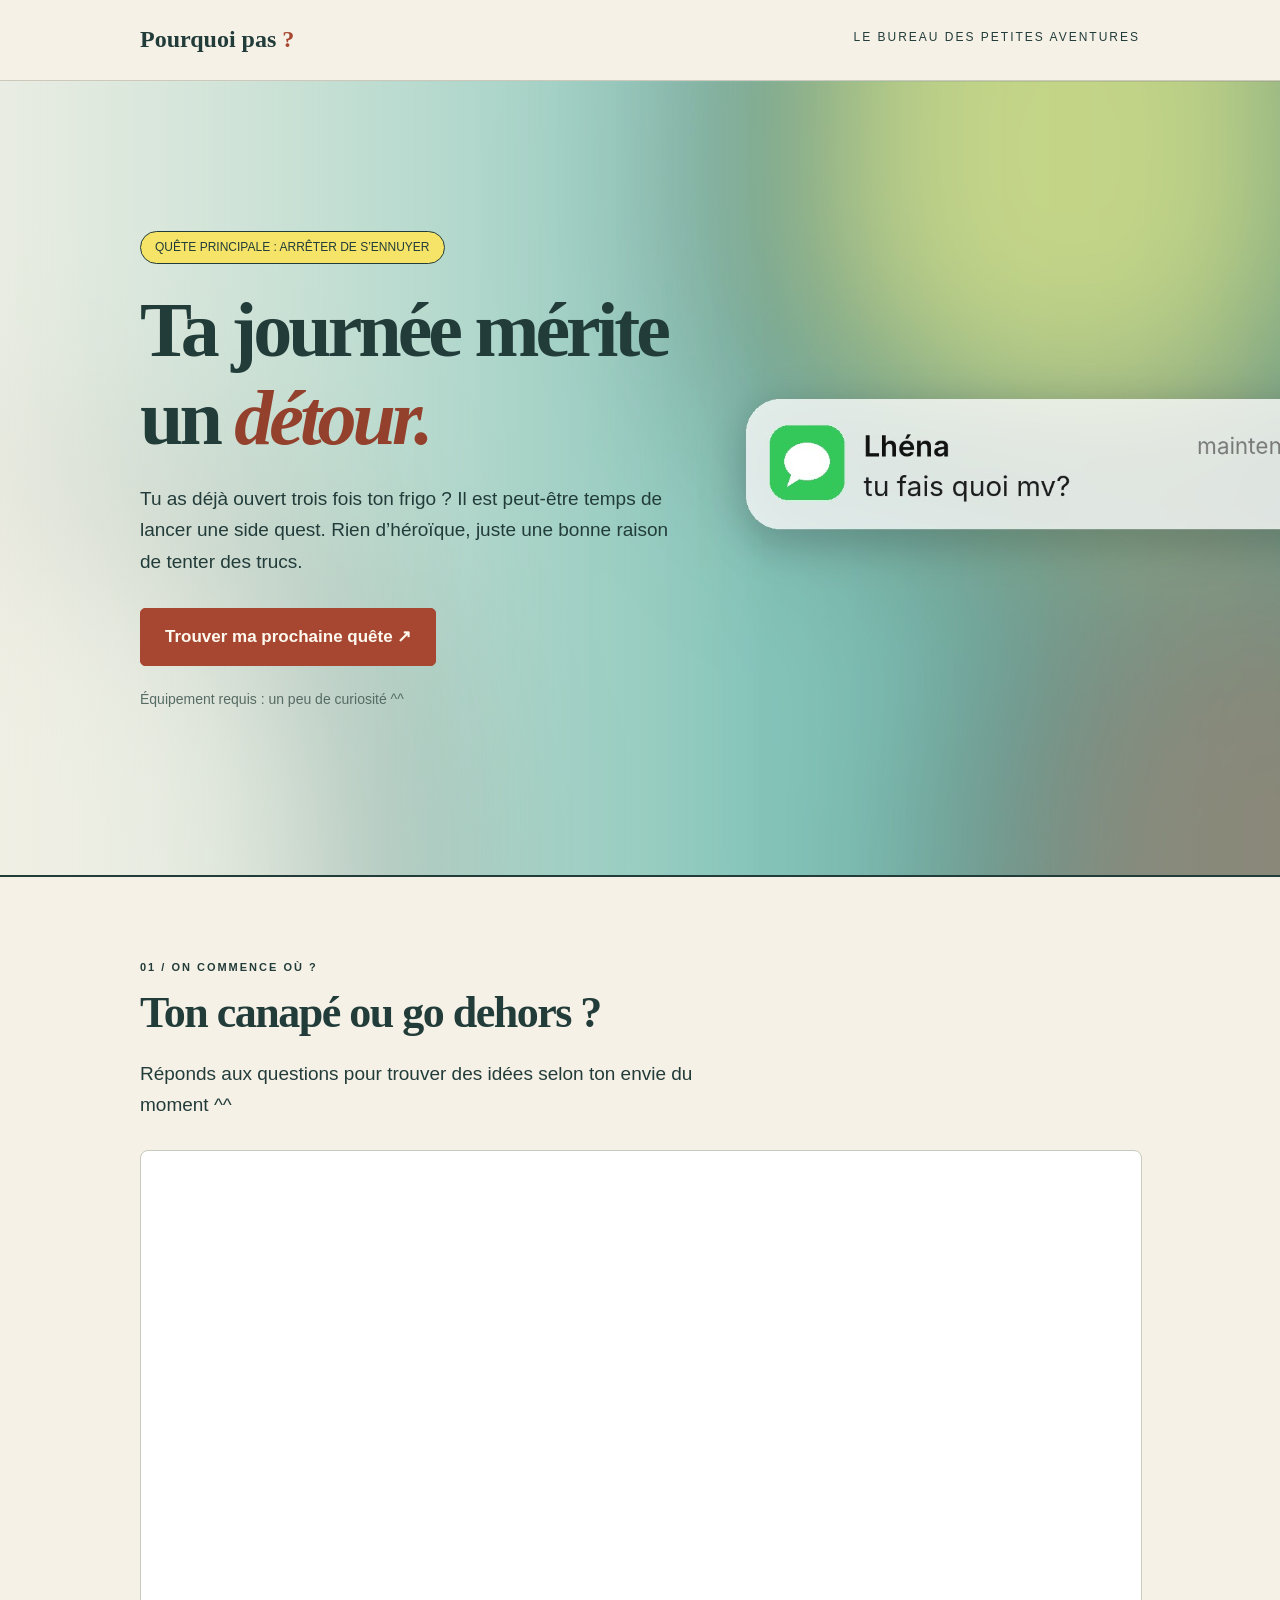
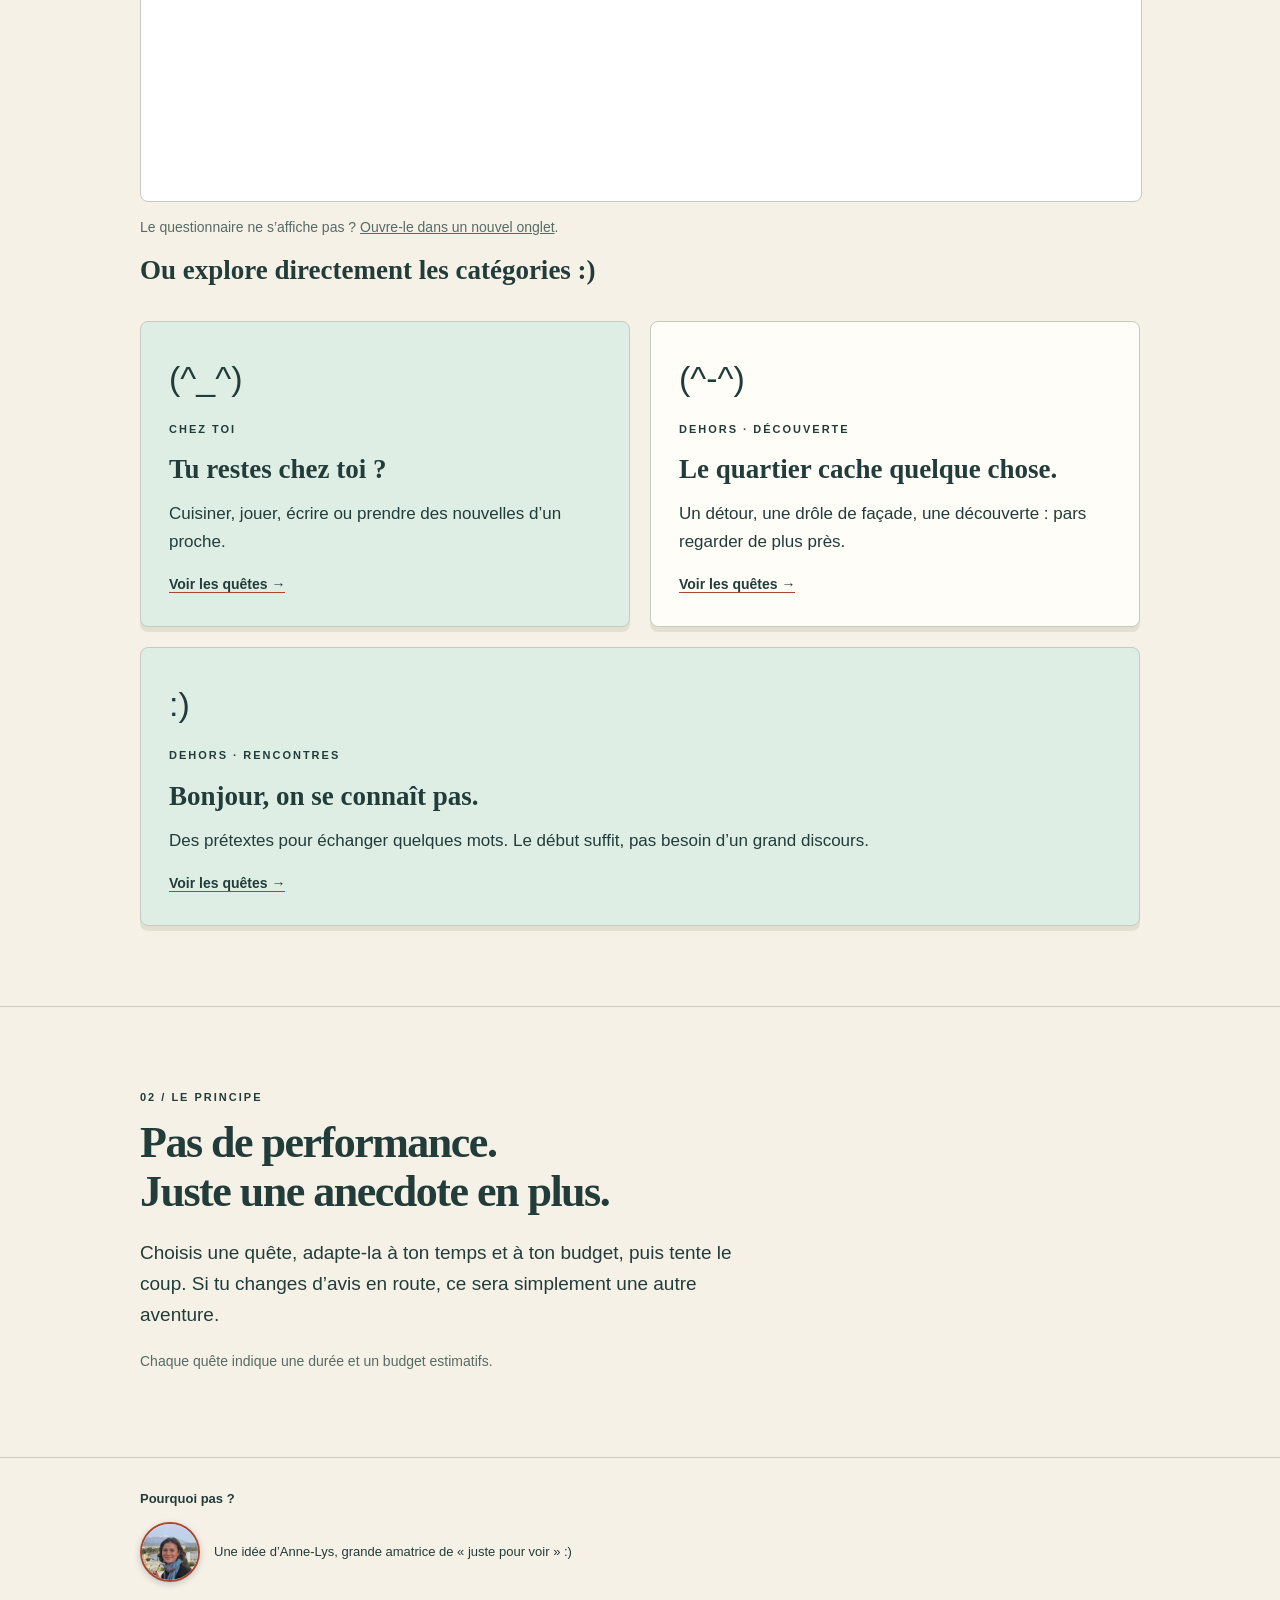
<file: index.html>
<!DOCTYPE html>
<html lang="fr">
  <head>
    <meta charset="utf-8">
    <meta name="viewport" content="width=device-width, initial-scale=1">
    <meta name="description" content="Des side quests pour sortir de l’ennui. Chez toi ou dehors, trouve une petite aventure à tenter aujourd’hui !">
    <title>Pourquoi pas ? Des side quests contre l’ennui</title>
    <link rel="stylesheet" href="css/style.css">
      <link rel="icon" type="image/svg+xml" href="favicon.svg?v=1">
  </head>
  <body>
    <div class="navigation"><div class="container"><a class="brand" href="index.html">Pourquoi pas<span> ?</span></a><span class="nav-note">LE BUREAU DES PETITES AVENTURES</span></div></div>
    <div class="banner">
      <div class="container">
        <span class="stamp">QUÊTE PRINCIPALE : ARRÊTER DE S’ENNUYER</span>
        <h1>Ta journée mérite<br>un <span class="accent"> détour.</span></h1>
        <p class="intro">Tu as déjà ouvert trois fois ton frigo ? Il est peut-être temps de lancer une side quest. Rien d’héroïque, juste une bonne raison de tenter des trucs.</p>
        <a class="button" href="#questionnaire">Trouver ma prochaine quête ↗</a>
        <p class="muted">Équipement requis : un peu de curiosité ^^</p>
      </div>
    </div>
    <div class="section" id="questionnaire">
      <div class="container">
        <p class="eyebrow">01 / ON COMMENCE OÙ ?</p>
        <h2>Ton canapé ou go dehors ?</h2>
        <p class="intro">Réponds aux questions pour trouver des idées selon ton envie du moment ^^</p>
        <iframe class="quest-form" src="https://form.typeform.com/to/t7eIz7rU" title="Trouver une side quest — questionnaire Pourquoi pas ?" loading="lazy"></iframe>
        <p class="muted">Le questionnaire ne s’affiche pas ? <a href="https://form.typeform.com/to/t7eIz7rU" target="_blank" rel="noopener noreferrer">Ouvre-le dans un nouvel onglet</a>.</p>
        <h3>Ou explore directement les catégories :)</h3>
        <div class="cards">
          <div class="card card-turquoise"><p class="icon">(^_^)</p><p class="eyebrow">CHEZ TOI</p><h3>Tu restes chez toi ?</h3><p>Cuisiner, jouer, écrire ou prendre des nouvelles d’un proche.</p><a class="card-link" href="chez-toi.html">Voir les quêtes →</a></div>
          <div class="card"><p class="icon">(^-^)</p><p class="eyebrow">DEHORS · DÉCOUVERTE</p><h3>Le quartier cache quelque chose.</h3><p>Un détour, une drôle de façade, une découverte : pars regarder de plus près.</p><a class="card-link" href="dehors-decouverte.html">Voir les quêtes →</a></div>
          <div class="card card-turquoise"><p class="icon">:)</p><p class="eyebrow">DEHORS · RENCONTRES</p><h3>Bonjour, on se connaît pas.</h3><p>Des prétextes pour échanger quelques mots. Le début suffit, pas besoin d’un grand discours.</p><a class="card-link" href="dehors-rencontres.html">Voir les quêtes →</a></div>
        </div>
      </div>
    </div>
    <div class="section rule"><div class="container"><p class="eyebrow">02 / LE PRINCIPE</p><h2>Pas de performance.<br>Juste une anecdote en plus.</h2><p class="intro">Choisis une quête, adapte-la à ton temps et à ton budget, puis tente le coup. Si tu changes d’avis en route, ce sera simplement une autre aventure.</p><p class="muted">Chaque quête indique une durée et un budget estimatifs.</p></div></div>
    <div class="footer rule"><div class="container"><a href="index.html">Pourquoi pas ?</a><p class="signature"><img class="avatar avatar-large avatar-bordered" src="images/anne-lys.jpg" alt="Anne-Lys"> Une idée d’Anne-Lys, grande amatrice de « juste pour voir » :)</p></div></div>
  </body>
</html>
</file>
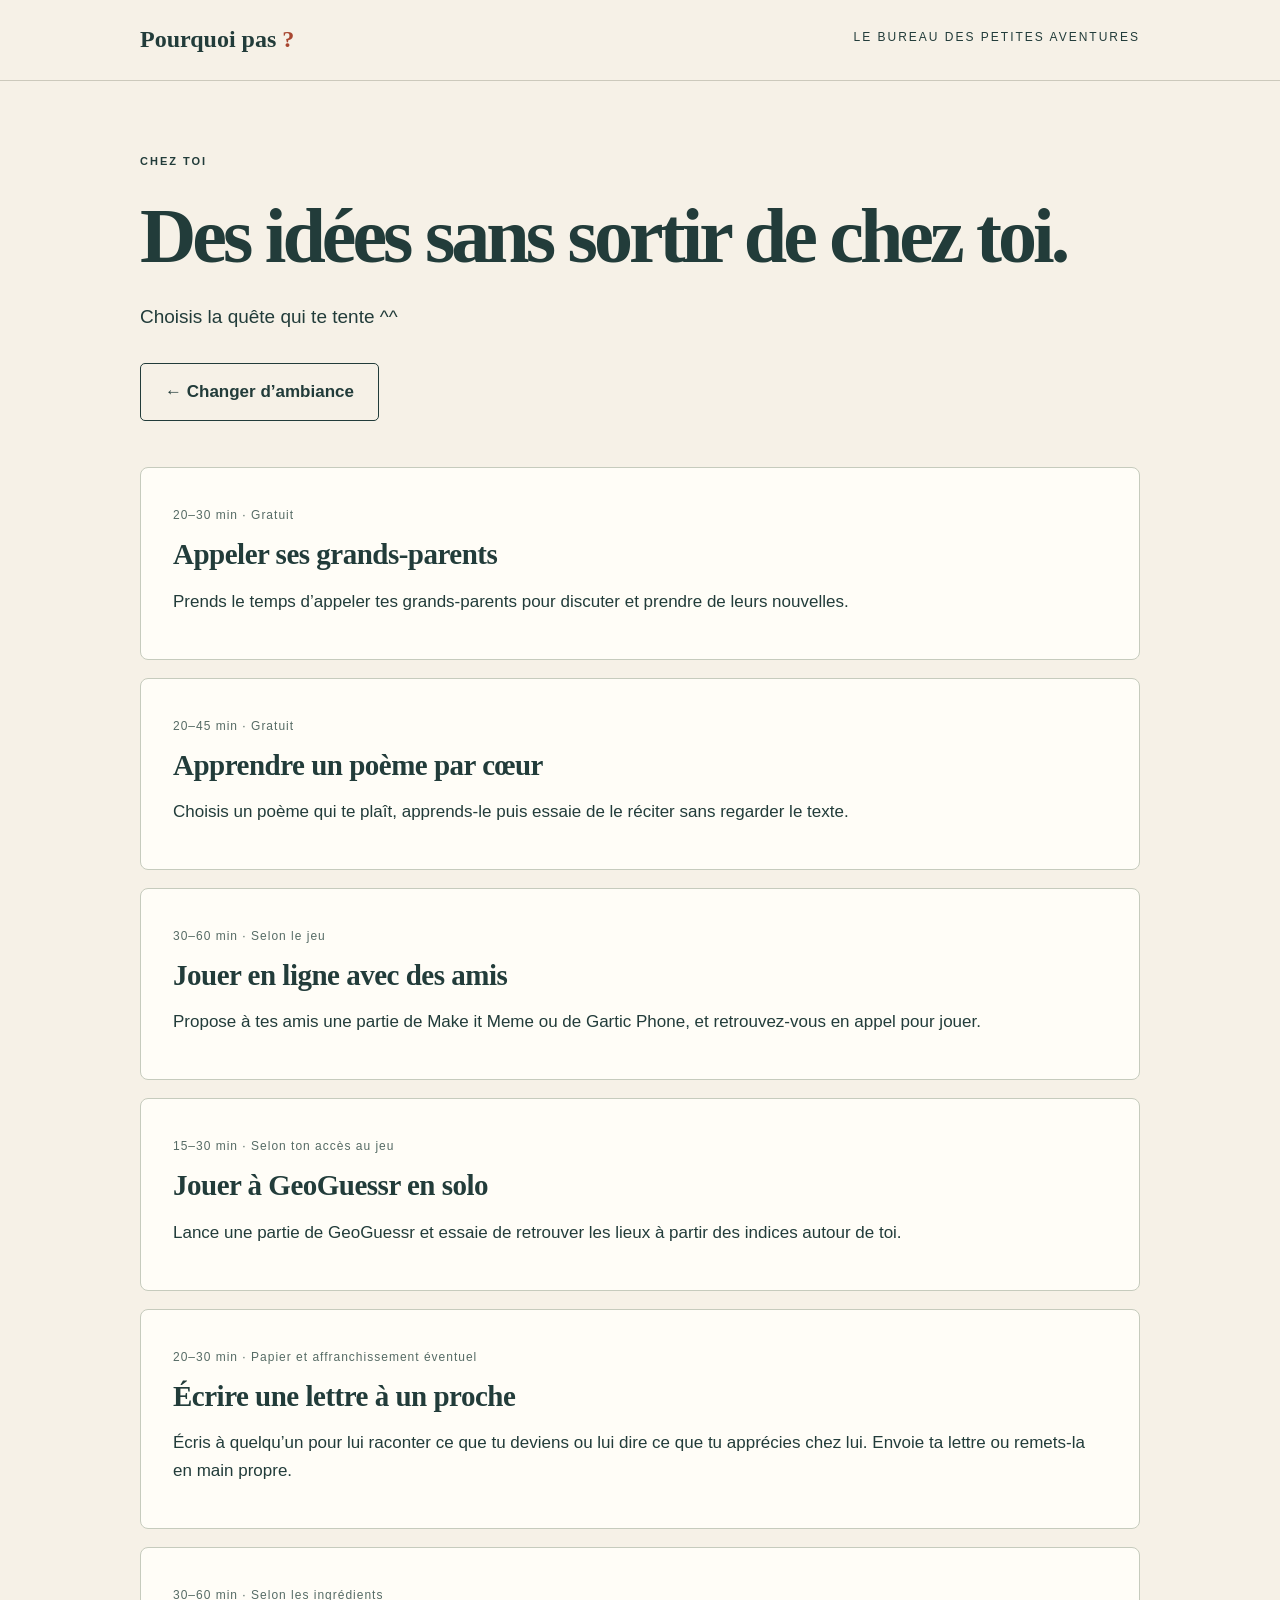
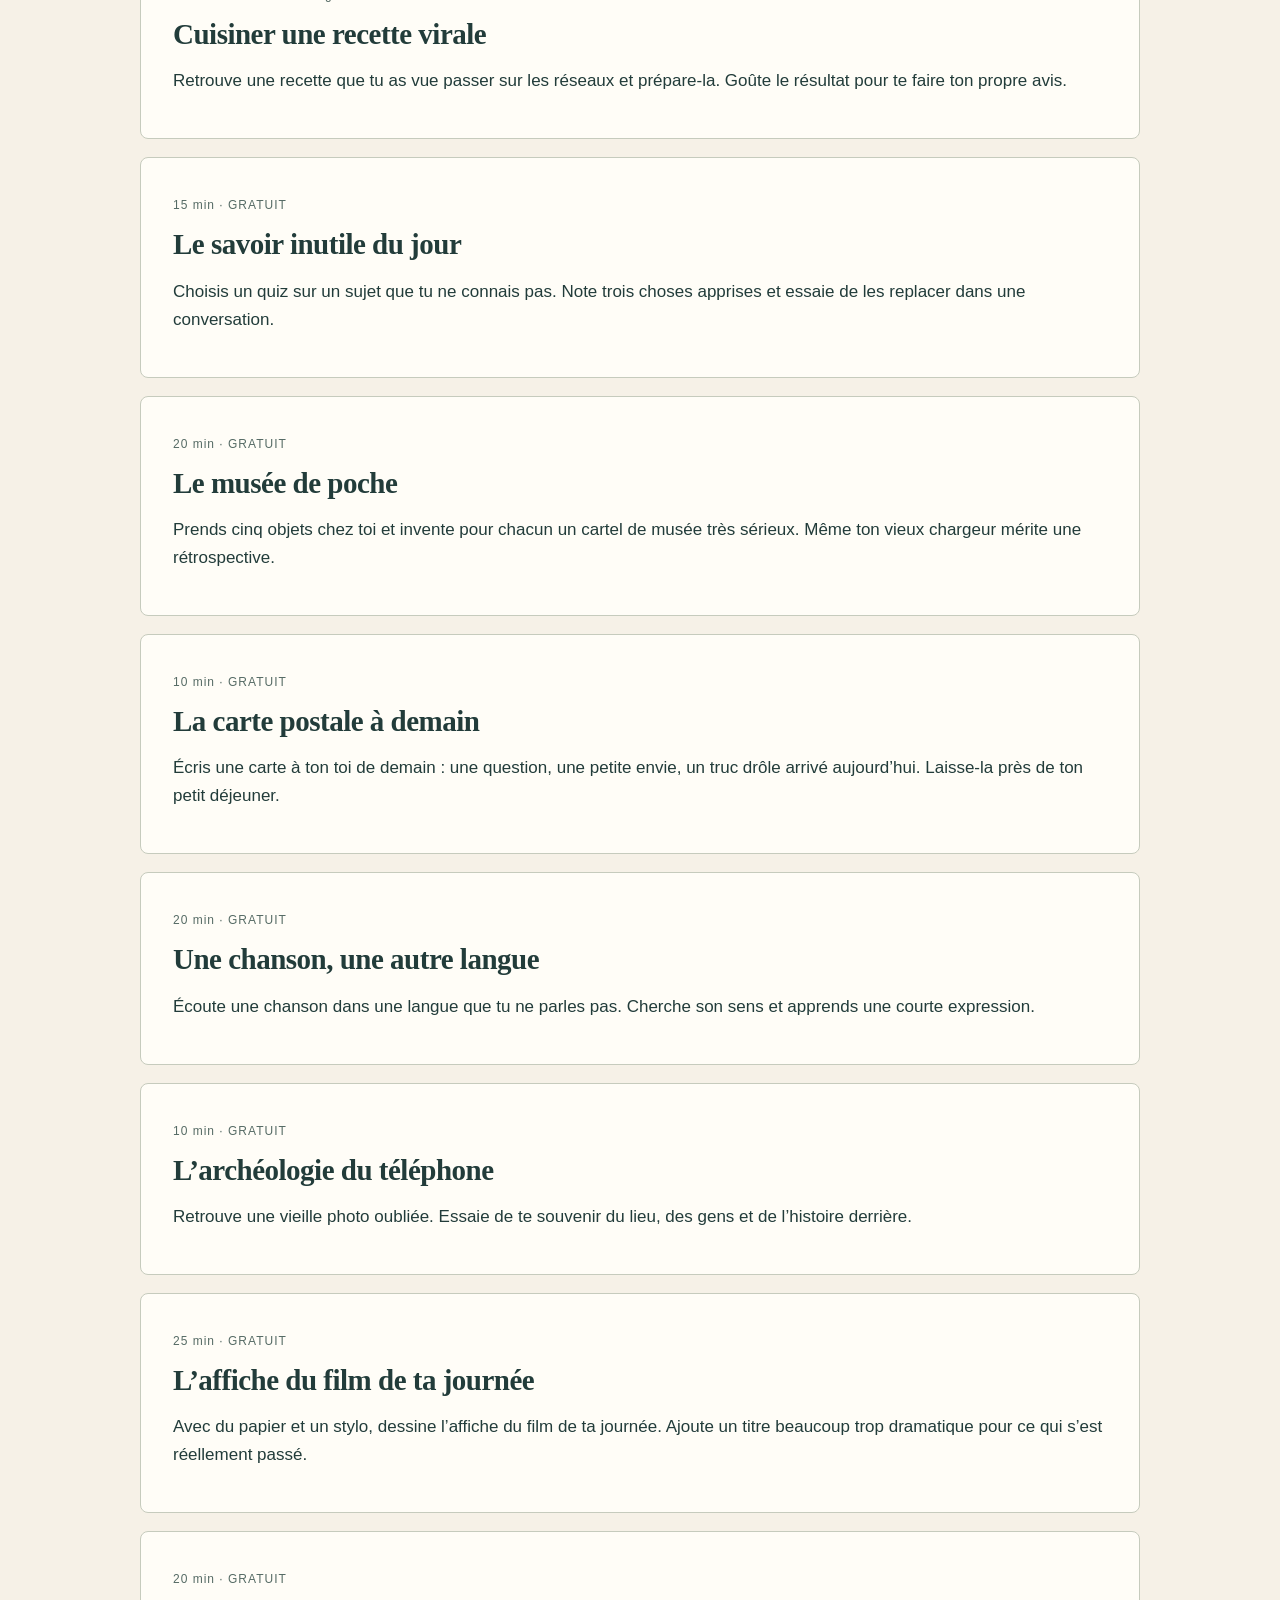
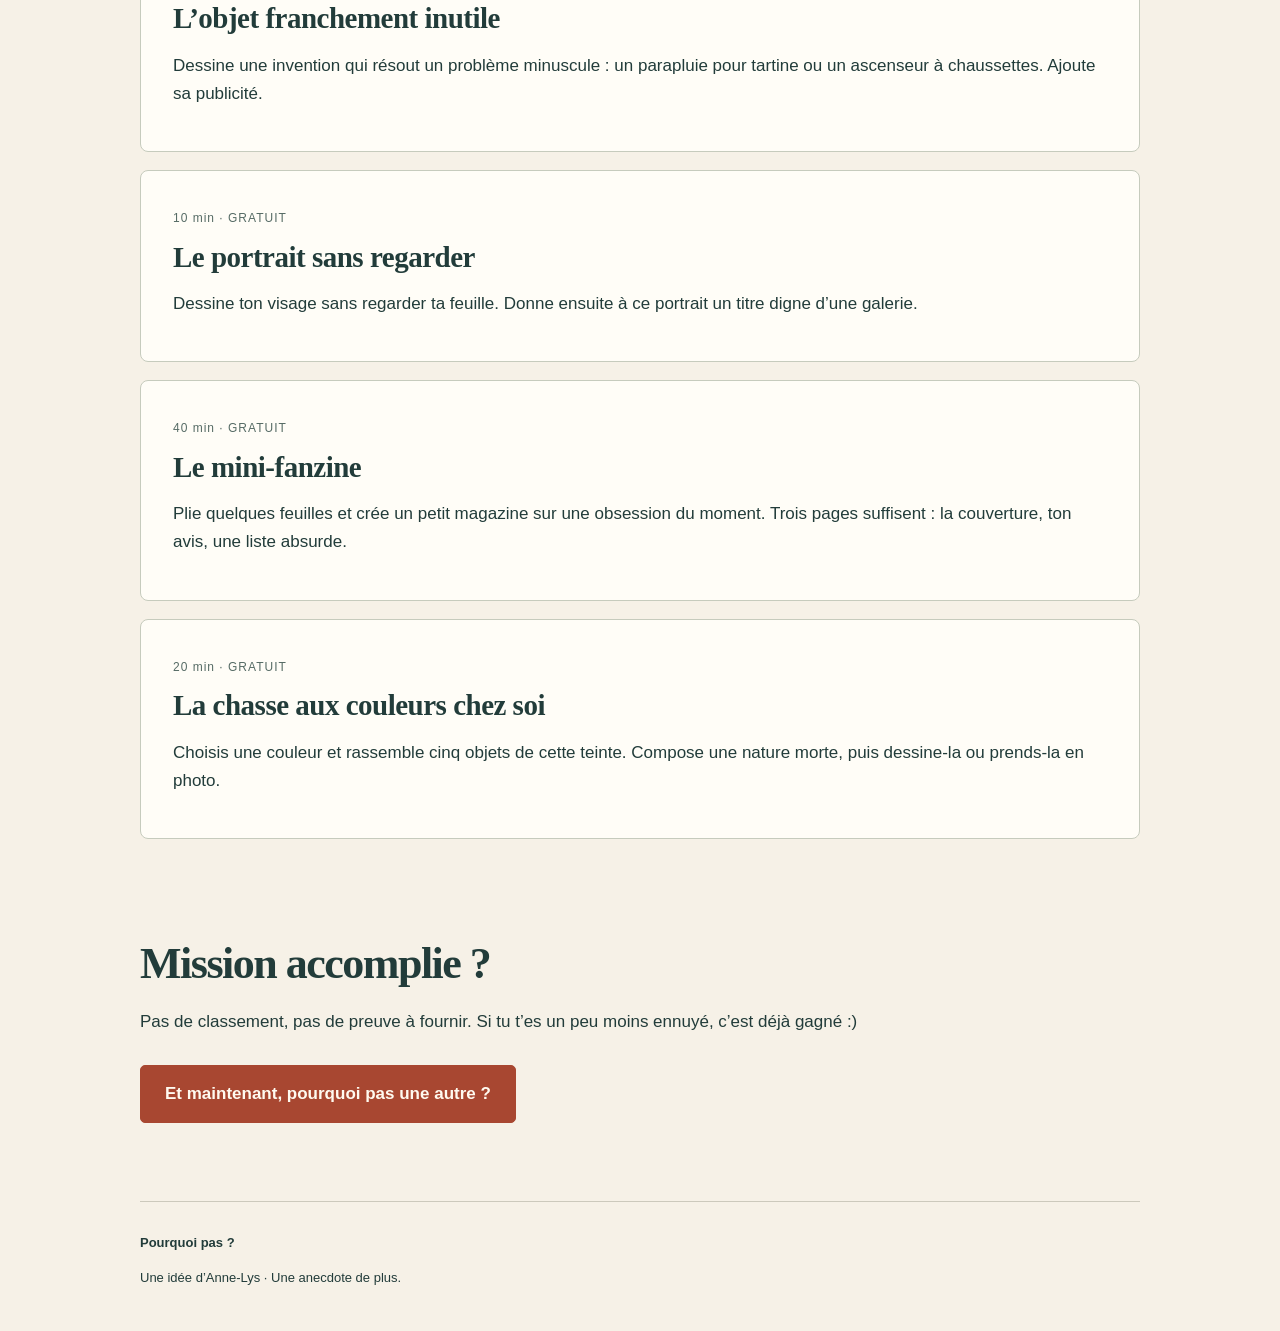
<file: chez-toi-creatif.html>
<!DOCTYPE html>
<html lang="fr">
 <head><meta charset="utf-8"><meta name="viewport" content="width=device-width, initial-scale=1"><title>Chez toi — Pourquoi pas ?</title><link rel="stylesheet" href="css/style.css">    <link rel="icon" type="image/svg+xml" href="favicon.svg?v=1">
  </head>
 <body>
  <div class="navigation"><div class="container"><a class="brand" href="index.html">Pourquoi pas<span> ?</span></a><span class="nav-note">LE BUREAU DES PETITES AVENTURES</span></div></div>
  <div class="container">
   <div class="result-header"><p class="eyebrow">Chez toi</p><h1>Des idées sans sortir de chez toi.</h1><p class="intro">Choisis la quête qui te tente ^^</p><a href="index.html#questionnaire" class="button button-light">← Changer d’ambiance</a></div>
   <ol class="quest-list">
<li class="quest-card"><p class="meta">20–30 min · Gratuit</p><h2>Appeler ses grands-parents</h2><p>Prends le temps d’appeler tes grands-parents pour discuter et prendre de leurs nouvelles.</p></li>
<li class="quest-card"><p class="meta">20–45 min · Gratuit</p><h2>Apprendre un poème par cœur</h2><p>Choisis un poème qui te plaît, apprends-le puis essaie de le réciter sans regarder le texte.</p></li>
<li class="quest-card"><p class="meta">30–60 min · Selon le jeu</p><h2>Jouer en ligne avec des amis</h2><p>Propose à tes amis une partie de Make it Meme ou de Gartic Phone, et retrouvez-vous en appel pour jouer.</p></li>
<li class="quest-card"><p class="meta">15–30 min · Selon ton accès au jeu</p><h2>Jouer à GeoGuessr en solo</h2><p>Lance une partie de GeoGuessr et essaie de retrouver les lieux à partir des indices autour de toi.</p></li>
<li class="quest-card"><p class="meta">20–30 min · Papier et affranchissement éventuel</p><h2>Écrire une lettre à un proche</h2><p>Écris à quelqu’un pour lui raconter ce que tu deviens ou lui dire ce que tu apprécies chez lui. Envoie ta lettre ou remets-la en main propre.</p></li>
<li class="quest-card"><p class="meta">30–60 min · Selon les ingrédients</p><h2>Cuisiner une recette virale</h2><p>Retrouve une recette que tu as vue passer sur les réseaux et prépare-la. Goûte le résultat pour te faire ton propre avis.</p></li>
<li class="quest-card"><p class="meta">15 min · GRATUIT</p><h2>Le savoir inutile du jour</h2><p>Choisis un quiz sur un sujet que tu ne connais pas. Note trois choses apprises et essaie de les replacer dans une conversation.</p></li>
<li class="quest-card"><p class="meta">20 min · GRATUIT</p><h2>Le musée de poche</h2><p>Prends cinq objets chez toi et invente pour chacun un cartel de musée très sérieux. Même ton vieux chargeur mérite une rétrospective.</p></li>
<li class="quest-card"><p class="meta">10 min · GRATUIT</p><h2>La carte postale à demain</h2><p>Écris une carte à ton toi de demain : une question, une petite envie, un truc drôle arrivé aujourd’hui. Laisse-la près de ton petit déjeuner.</p></li>
<li class="quest-card"><p class="meta">20 min · GRATUIT</p><h2>Une chanson, une autre langue</h2><p>Écoute une chanson dans une langue que tu ne parles pas. Cherche son sens et apprends une courte expression.</p></li>
<li class="quest-card"><p class="meta">10 min · GRATUIT</p><h2>L’archéologie du téléphone</h2><p>Retrouve une vieille photo oubliée. Essaie de te souvenir du lieu, des gens et de l’histoire derrière.</p></li>
<li class="quest-card"><p class="meta">25 min · GRATUIT</p><h2>L’affiche du film de ta journée</h2><p>Avec du papier et un stylo, dessine l’affiche du film de ta journée. Ajoute un titre beaucoup trop dramatique pour ce qui s’est réellement passé.</p></li>
<li class="quest-card"><p class="meta">20 min · GRATUIT</p><h2>L’objet franchement inutile</h2><p>Dessine une invention qui résout un problème minuscule : un parapluie pour tartine ou un ascenseur à chaussettes. Ajoute sa publicité.</p></li>
<li class="quest-card"><p class="meta">10 min · GRATUIT</p><h2>Le portrait sans regarder</h2><p>Dessine ton visage sans regarder ta feuille. Donne ensuite à ce portrait un titre digne d’une galerie.</p></li>
<li class="quest-card"><p class="meta">40 min · GRATUIT</p><h2>Le mini-fanzine</h2><p>Plie quelques feuilles et crée un petit magazine sur une obsession du moment. Trois pages suffisent : la couverture, ton avis, une liste absurde.</p></li>
<li class="quest-card"><p class="meta">20 min · GRATUIT</p><h2>La chasse aux couleurs chez soi</h2><p>Choisis une couleur et rassemble cinq objets de cette teinte. Compose une nature morte, puis dessine-la ou prends-la en photo.</p></li>
   </ol>
   <div class="section"><h2>Mission accomplie ?</h2><p>Pas de classement, pas de preuve à fournir. Si tu t’es un peu moins ennuyé, c’est déjà gagné :)</p><a class="button" href="index.html#questionnaire">Et maintenant, pourquoi pas une autre ?</a></div>
   <div class="footer rule"><a href="index.html">Pourquoi pas ?</a><p>Une idée d’Anne-Lys · Une anecdote de plus.</p></div>
  </div>
 </body>
</html>
</file>
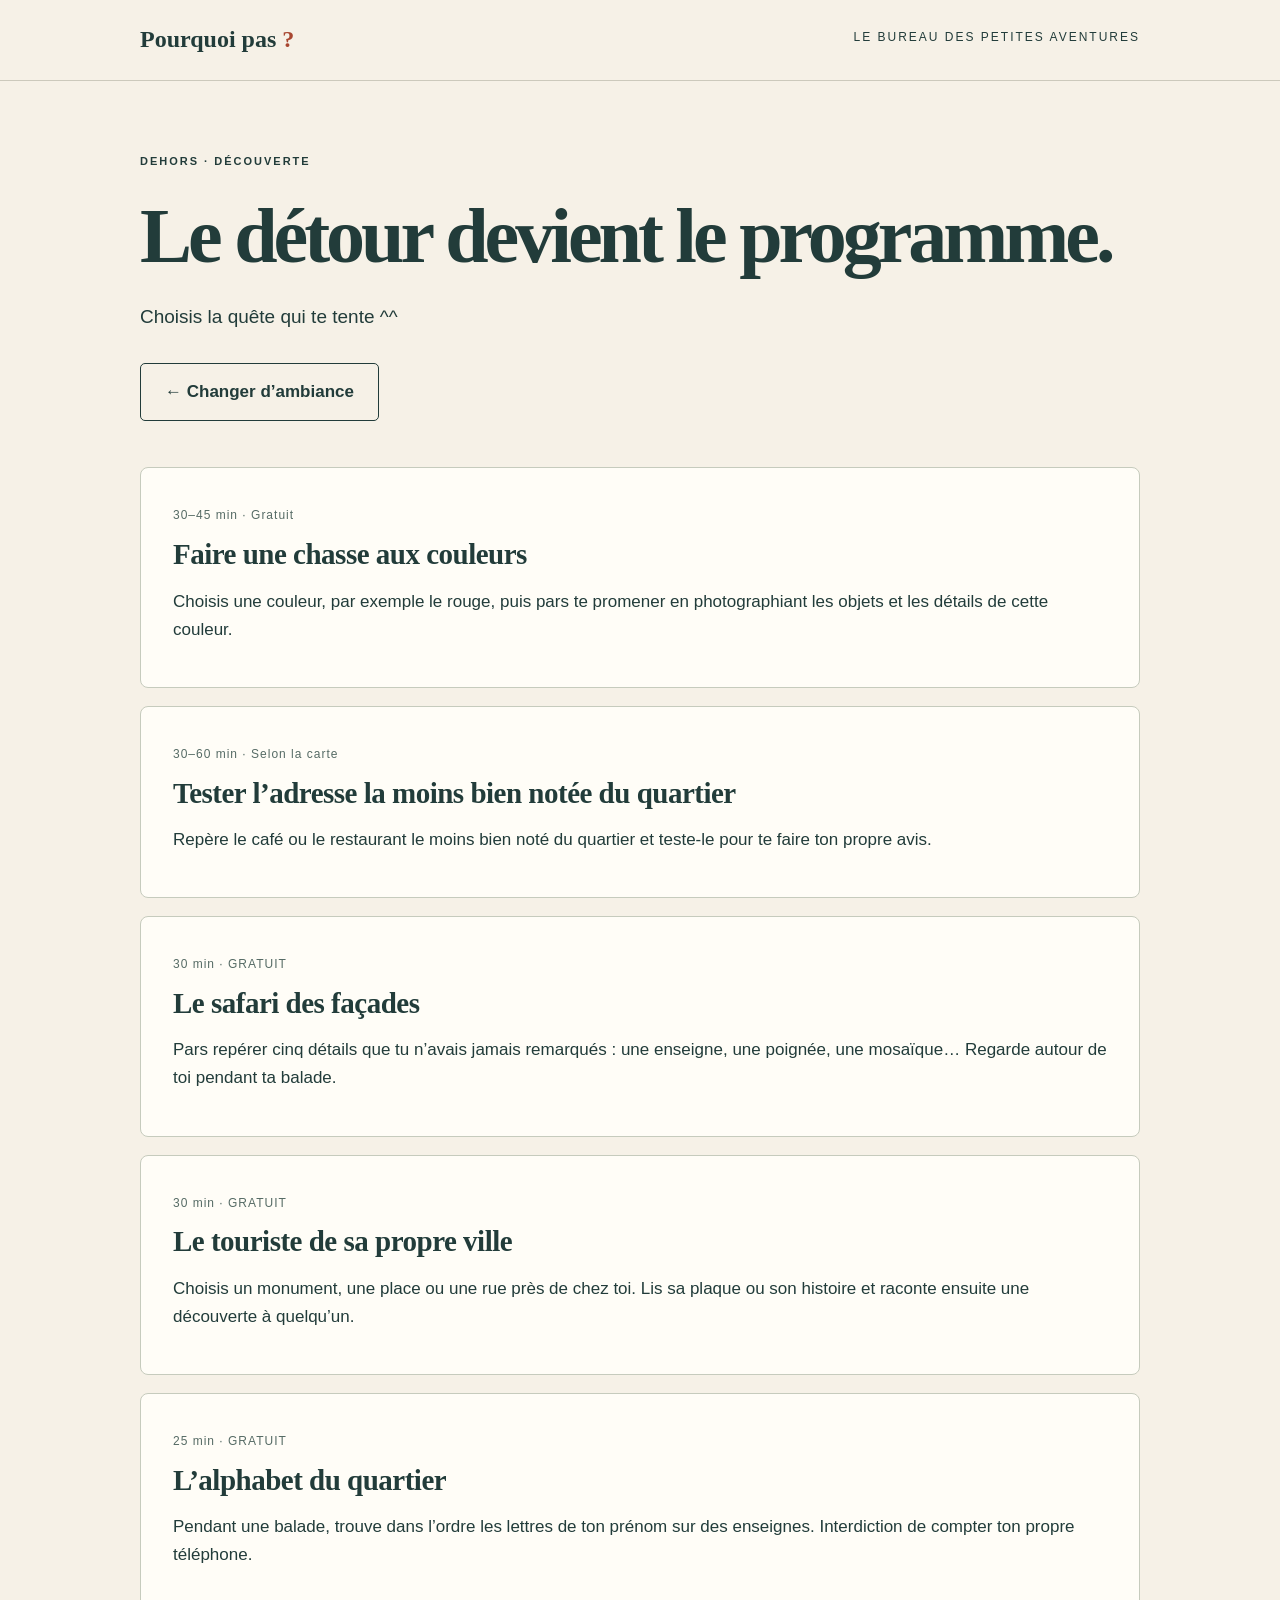
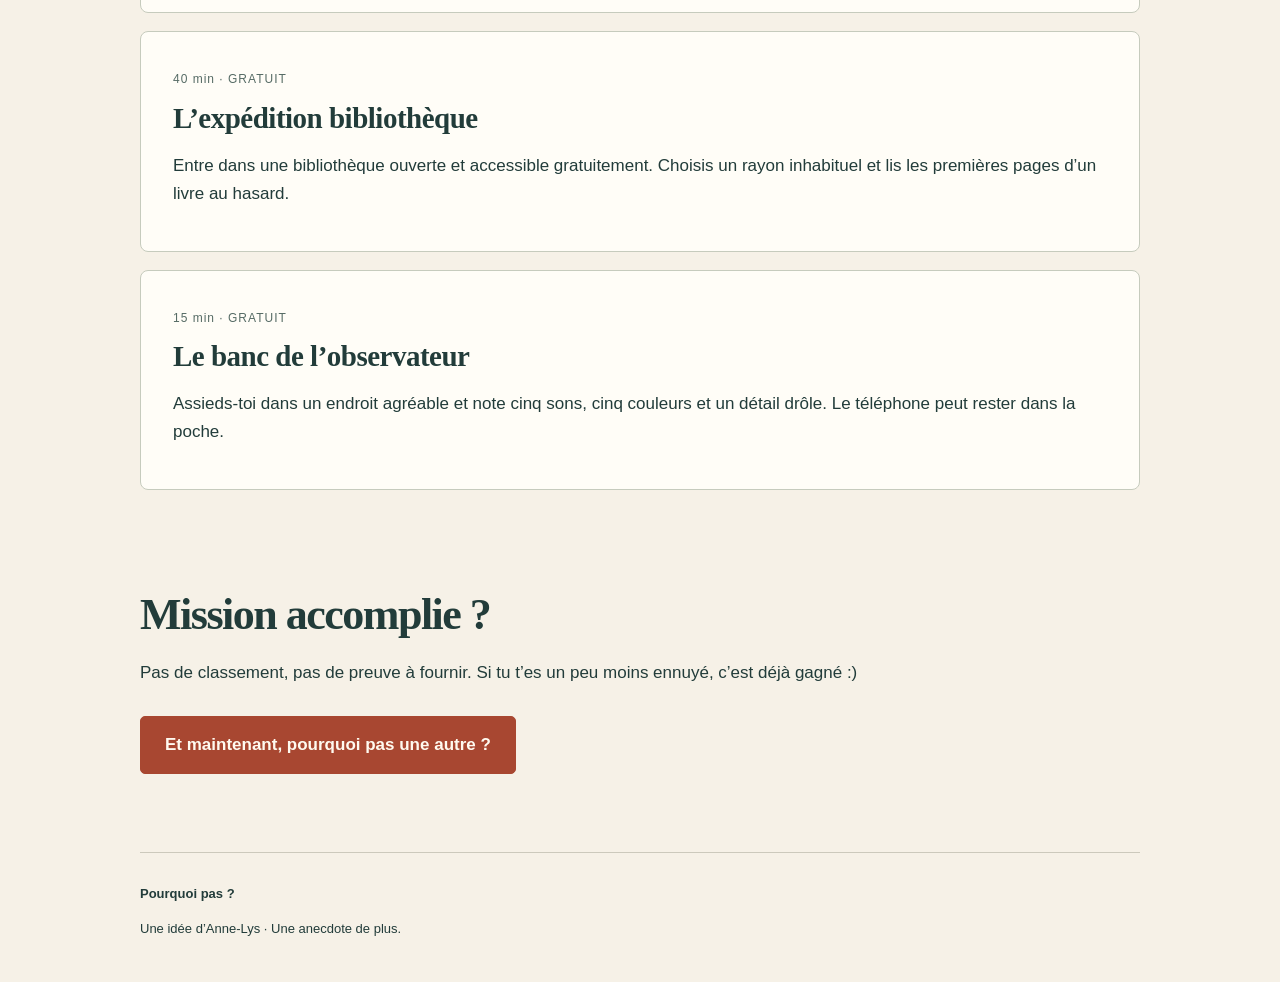
<file: dehors-decouverte.html>
<!DOCTYPE html>
<html lang="fr">
 <head><meta charset="utf-8"><meta name="viewport" content="width=device-width, initial-scale=1"><title>Dehors · découverte — Pourquoi pas ?</title><link rel="stylesheet" href="css/style.css">    <link rel="icon" type="image/svg+xml" href="favicon.svg?v=1">
  </head>
 <body>
  <div class="navigation"><div class="container"><a class="brand" href="index.html">Pourquoi pas<span> ?</span></a><span class="nav-note">LE BUREAU DES PETITES AVENTURES</span></div></div>
  <div class="container">
   <div class="result-header"><p class="eyebrow">Dehors · découverte</p><h1>Le détour devient le programme.</h1><p class="intro">Choisis la quête qui te tente ^^</p><a href="index.html#questionnaire" class="button button-light">← Changer d’ambiance</a></div>
   <ol class="quest-list">
<li class="quest-card"><p class="meta">30–45 min · Gratuit</p><h2>Faire une chasse aux couleurs</h2><p>Choisis une couleur, par exemple le rouge, puis pars te promener en photographiant les objets et les détails de cette couleur.</p></li>
<li class="quest-card"><p class="meta">30–60 min · Selon la carte</p><h2>Tester l’adresse la moins bien notée du quartier</h2><p>Repère le café ou le restaurant le moins bien noté du quartier et teste-le pour te faire ton propre avis.</p></li>
<li class="quest-card"><p class="meta">30 min · GRATUIT</p><h2>Le safari des façades</h2><p>Pars repérer cinq détails que tu n’avais jamais remarqués : une enseigne, une poignée, une mosaïque… Regarde autour de toi pendant ta balade.</p></li>
<li class="quest-card"><p class="meta">30 min · GRATUIT</p><h2>Le touriste de sa propre ville</h2><p>Choisis un monument, une place ou une rue près de chez toi. Lis sa plaque ou son histoire et raconte ensuite une découverte à quelqu’un.</p></li>
<li class="quest-card"><p class="meta">25 min · GRATUIT</p><h2>L’alphabet du quartier</h2><p>Pendant une balade, trouve dans l’ordre les lettres de ton prénom sur des enseignes. Interdiction de compter ton propre téléphone.</p></li>
<li class="quest-card"><p class="meta">40 min · GRATUIT</p><h2>L’expédition bibliothèque</h2><p>Entre dans une bibliothèque ouverte et accessible gratuitement. Choisis un rayon inhabituel et lis les premières pages d’un livre au hasard.</p></li>
<li class="quest-card"><p class="meta">15 min · GRATUIT</p><h2>Le banc de l’observateur</h2><p>Assieds-toi dans un endroit agréable et note cinq sons, cinq couleurs et un détail drôle. Le téléphone peut rester dans la poche.</p></li>
   </ol>
   <div class="section"><h2>Mission accomplie ?</h2><p>Pas de classement, pas de preuve à fournir. Si tu t’es un peu moins ennuyé, c’est déjà gagné :)</p><a class="button" href="index.html#questionnaire">Et maintenant, pourquoi pas une autre ?</a></div>
   <div class="footer rule"><a href="index.html">Pourquoi pas ?</a><p>Une idée d’Anne-Lys · Une anecdote de plus.</p></div>
  </div>
 </body>
</html>
</file>
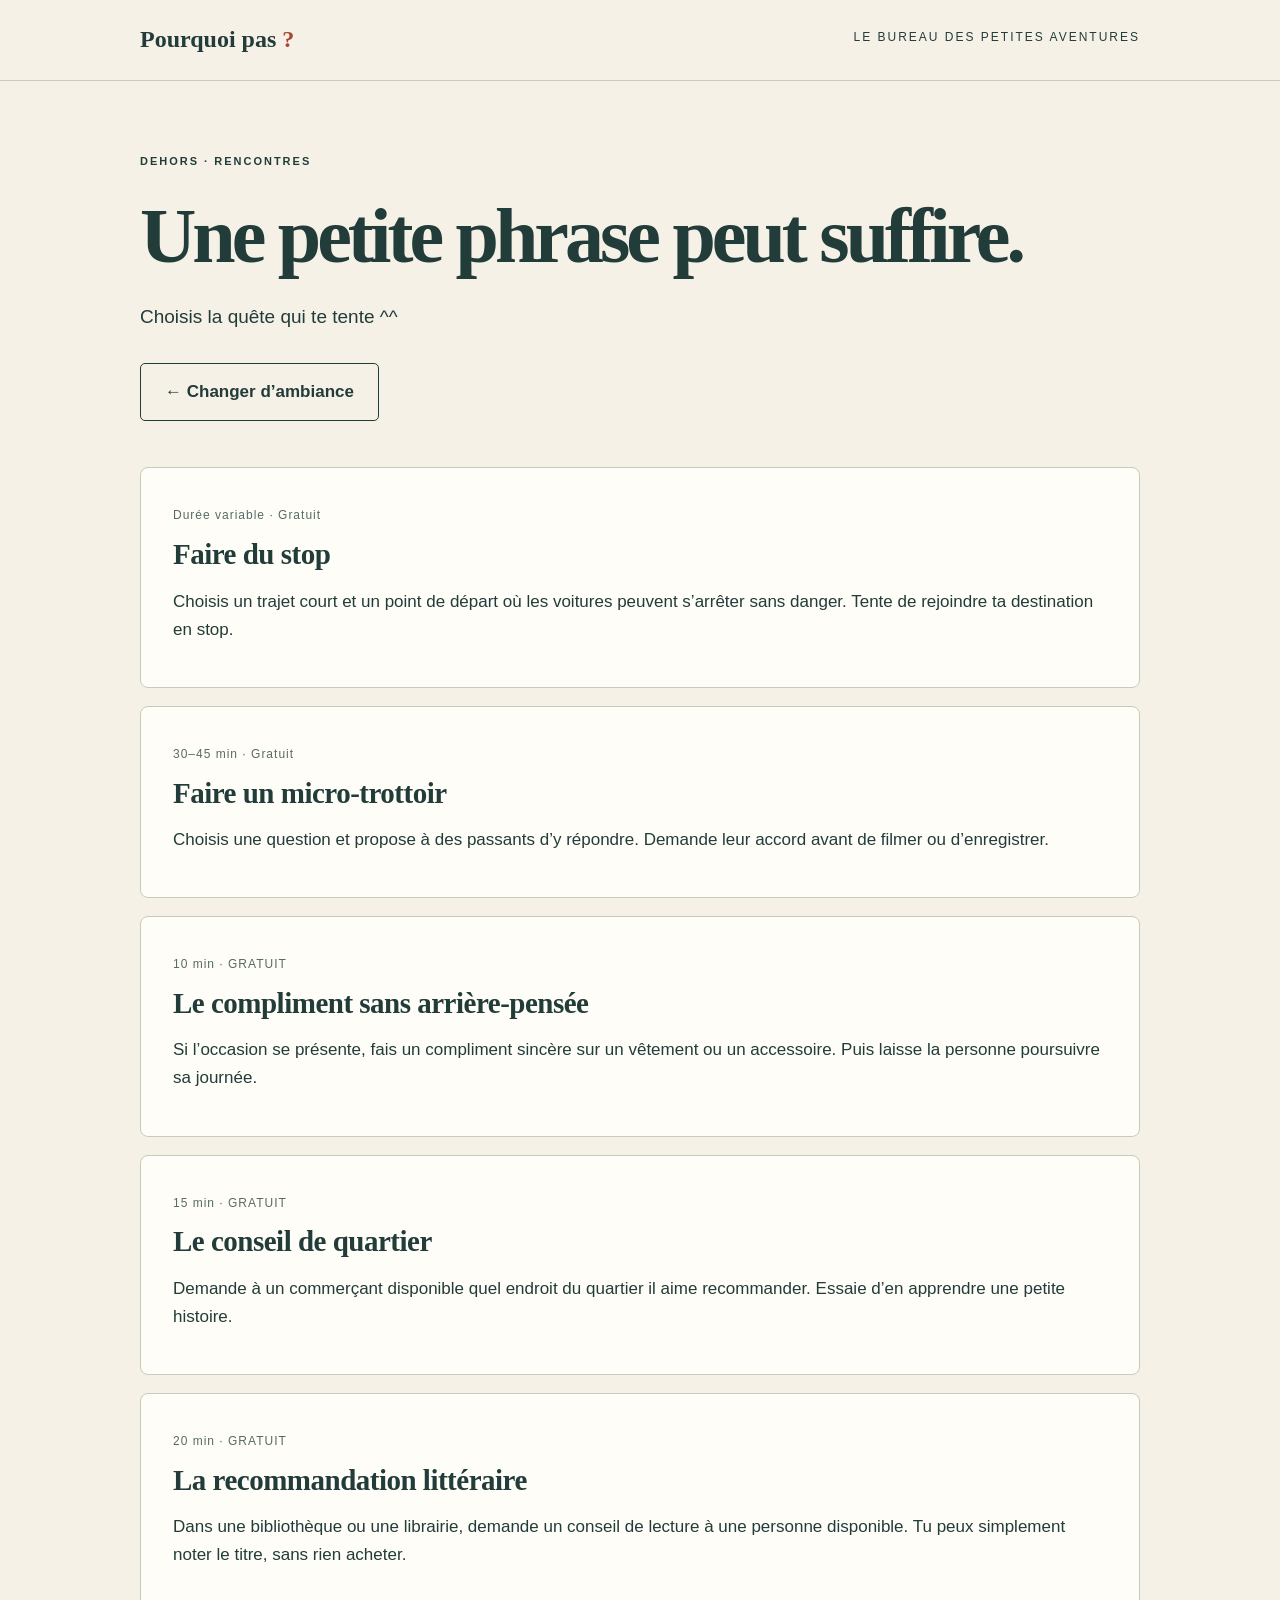
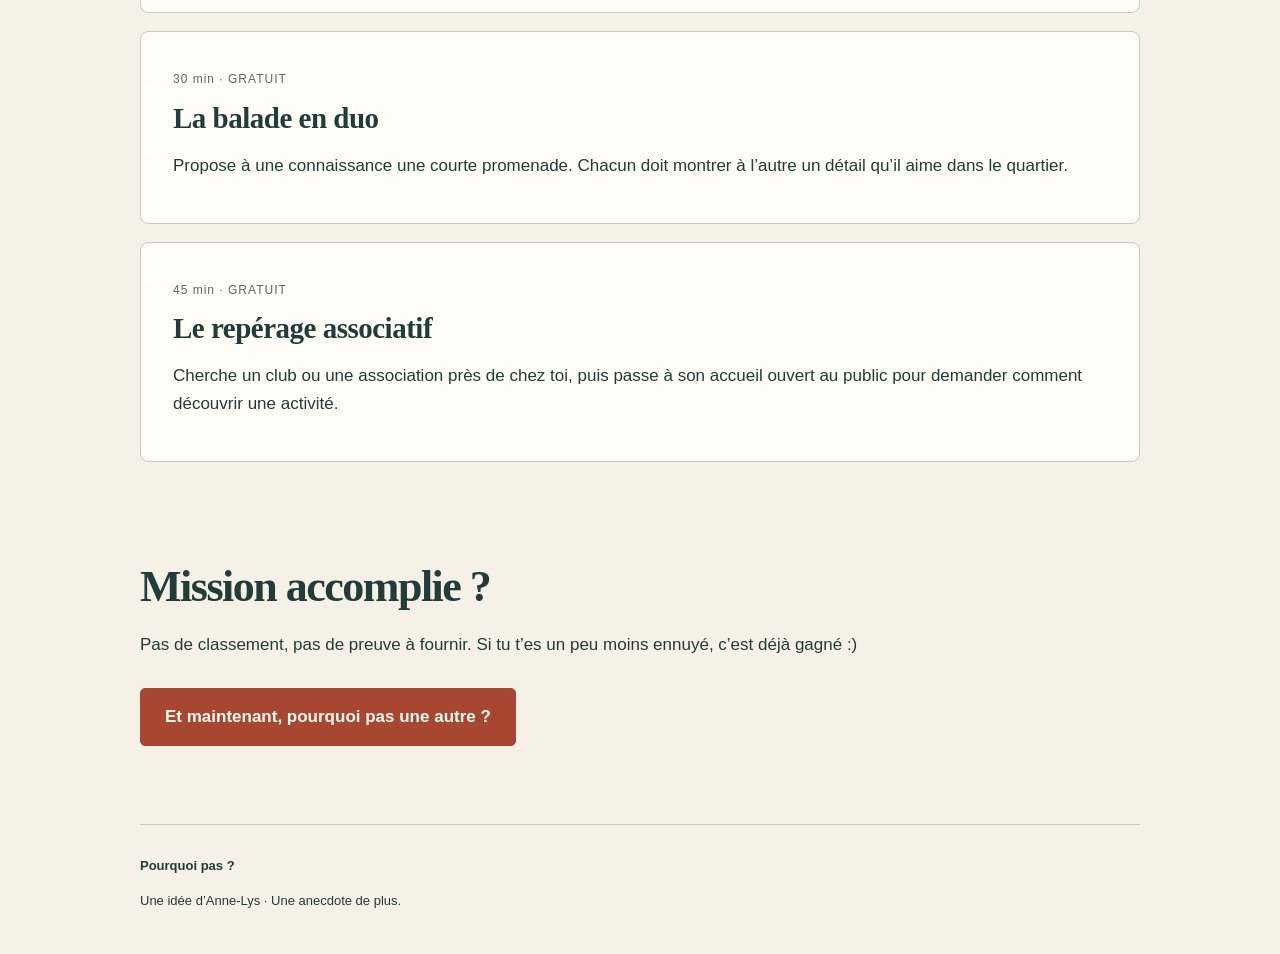
<file: dehors-rencontres.html>
<!DOCTYPE html>
<html lang="fr">
 <head><meta charset="utf-8"><meta name="viewport" content="width=device-width, initial-scale=1"><title>Dehors · rencontres — Pourquoi pas ?</title><link rel="stylesheet" href="css/style.css">    <link rel="icon" type="image/svg+xml" href="favicon.svg?v=1">
  </head>
 <body>
  <div class="navigation"><div class="container"><a class="brand" href="index.html">Pourquoi pas<span> ?</span></a><span class="nav-note">LE BUREAU DES PETITES AVENTURES</span></div></div>
  <div class="container">
   <div class="result-header"><p class="eyebrow">Dehors · rencontres</p><h1>Une petite phrase peut suffire.</h1><p class="intro">Choisis la quête qui te tente ^^</p><a href="index.html#questionnaire" class="button button-light">← Changer d’ambiance</a></div>
   <ol class="quest-list">
<li class="quest-card"><p class="meta">Durée variable · Gratuit</p><h2>Faire du stop</h2><p>Choisis un trajet court et un point de départ où les voitures peuvent s’arrêter sans danger. Tente de rejoindre ta destination en stop.</p></li>
<li class="quest-card"><p class="meta">30–45 min · Gratuit</p><h2>Faire un micro-trottoir</h2><p>Choisis une question et propose à des passants d’y répondre. Demande leur accord avant de filmer ou d’enregistrer.</p></li>
<li class="quest-card"><p class="meta">10 min · GRATUIT</p><h2>Le compliment sans arrière-pensée</h2><p>Si l’occasion se présente, fais un compliment sincère sur un vêtement ou un accessoire. Puis laisse la personne poursuivre sa journée.</p></li>
<li class="quest-card"><p class="meta">15 min · GRATUIT</p><h2>Le conseil de quartier</h2><p>Demande à un commerçant disponible quel endroit du quartier il aime recommander. Essaie d’en apprendre une petite histoire.</p></li>
<li class="quest-card"><p class="meta">20 min · GRATUIT</p><h2>La recommandation littéraire</h2><p>Dans une bibliothèque ou une librairie, demande un conseil de lecture à une personne disponible. Tu peux simplement noter le titre, sans rien acheter.</p></li>
<li class="quest-card"><p class="meta">30 min · GRATUIT</p><h2>La balade en duo</h2><p>Propose à une connaissance une courte promenade. Chacun doit montrer à l’autre un détail qu’il aime dans le quartier.</p></li>
<li class="quest-card"><p class="meta">45 min · GRATUIT</p><h2>Le repérage associatif</h2><p>Cherche un club ou une association près de chez toi, puis passe à son accueil ouvert au public pour demander comment découvrir une activité.</p></li>
   </ol>
   <div class="section"><h2>Mission accomplie ?</h2><p>Pas de classement, pas de preuve à fournir. Si tu t’es un peu moins ennuyé, c’est déjà gagné :)</p><a class="button" href="index.html#questionnaire">Et maintenant, pourquoi pas une autre ?</a></div>
   <div class="footer rule"><a href="index.html">Pourquoi pas ?</a><p>Une idée d’Anne-Lys · Une anecdote de plus.</p></div>
  </div>
 </body>
</html>
</file>
<file: css/style.css>
@import url("components/avatar.css");
@import url("components/banner.css");
@import url("components/button.css");
@import url("components/card.css");

body { margin: 0; background: #f6f1e7; color: #223c3a; font-family: Arial, sans-serif; font-size: 17px; line-height: 1.65; }
h1, h2, h3 { font-family: Georgia, serif; line-height: 1.12; }
h1 { font-size: 78px; letter-spacing: -4px; margin: 22px 0; }
h2 { font-size: 44px; letter-spacing: -1.5px; margin: 12px 0 20px; }
h3 { font-size: 27px; margin: 16px 0; }
a { color: inherit; }
.container { width: 1000px; margin: 0 auto; }
.navigation { padding: 20px 0; border-bottom: 1px solid #ccc9bc; }
.brand { font-family: Georgia, serif; font-weight: bold; font-size: 24px; text-decoration: none; }
.brand span { color: #a84731; }
.nav-note { float: right; font-size: 12px; letter-spacing: 2px; margin-top: 8px; }
.section { padding: 70px 0; }
.eyebrow { font-size: 11px; letter-spacing: 2px; font-weight: bold; text-transform: uppercase; }
.intro { max-width: 600px; font-size: 19px; }
.muted { color: #566b65; font-size: 14px; }
.rule { border-top: 1px solid #ccc9bc; }
.footer { padding: 30px 0; font-size: 13px; }
.footer a { text-decoration: none; font-weight: bold; }
.footer a:hover { color: #a84731; }
.signature { display: flex; align-items: center; gap: 14px; }
.result-header { padding: 60px 0 20px; }
.quest-list { padding-left: 0; list-style: none; }
.quest-list > li { margin: 18px 0; }
.meta { font-size: 12px; letter-spacing: 1px; color: #566b65; }
.reward { color: #a84731; font-size: 14px; font-style: italic; }
.notice { border-left: 4px solid #a84731; padding: 12px 24px; margin: 28px 0; background: #fffaf1; }
@media (max-width: 1080px) { .container { width: 85%; } h1 { font-size: 64px; } }
@media (max-width: 650px) { h1 { font-size: 45px; letter-spacing: -2px; } h2 { font-size: 34px; } .nav-note { display: none; } .section { padding: 45px 0; } .container { width: 88%; } }

/* Questionnaire Typeform intégré, sans JavaScript dans le site. */
.quest-form { display: block; width: 100%; height: 650px; border: 1px solid #c6cbbd; border-radius: 8px; margin: 30px 0 12px; background: white; }
@media (max-width: 650px) { .quest-form { height: 700px; } }
</file>
